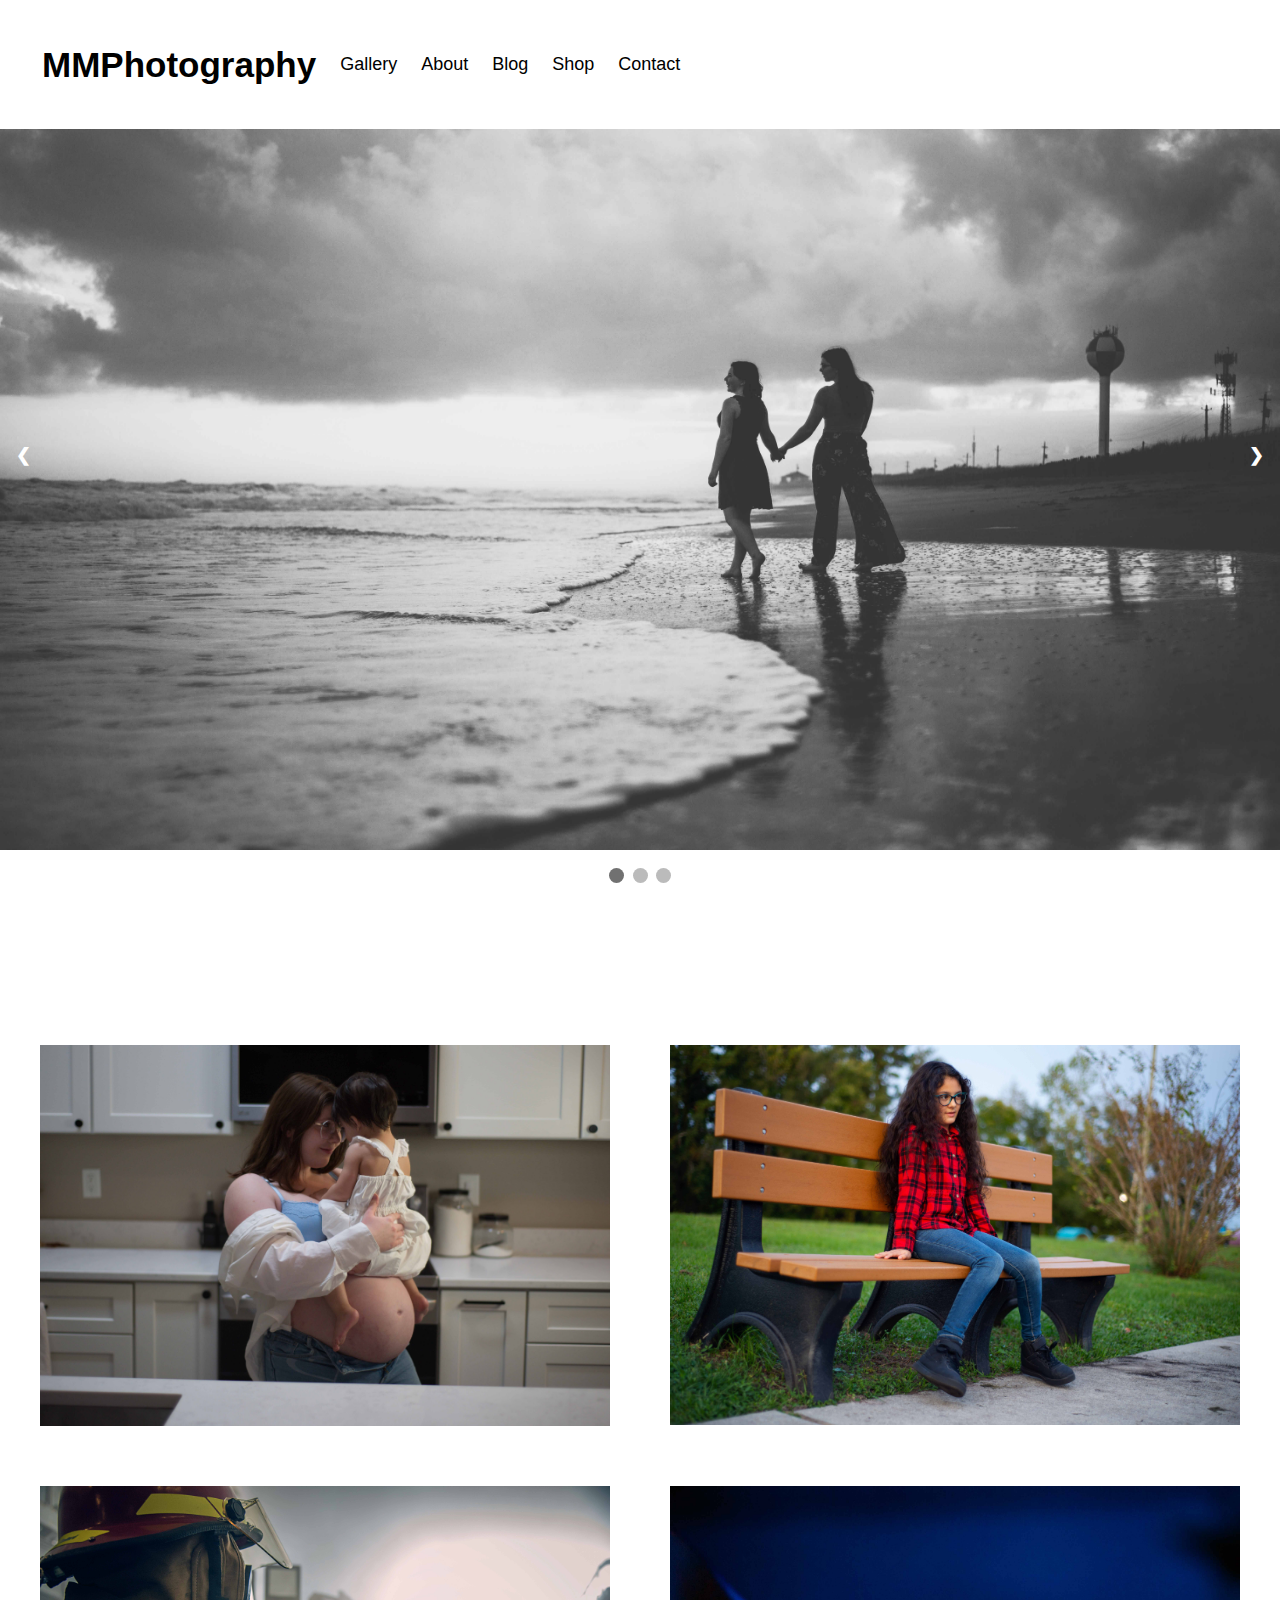
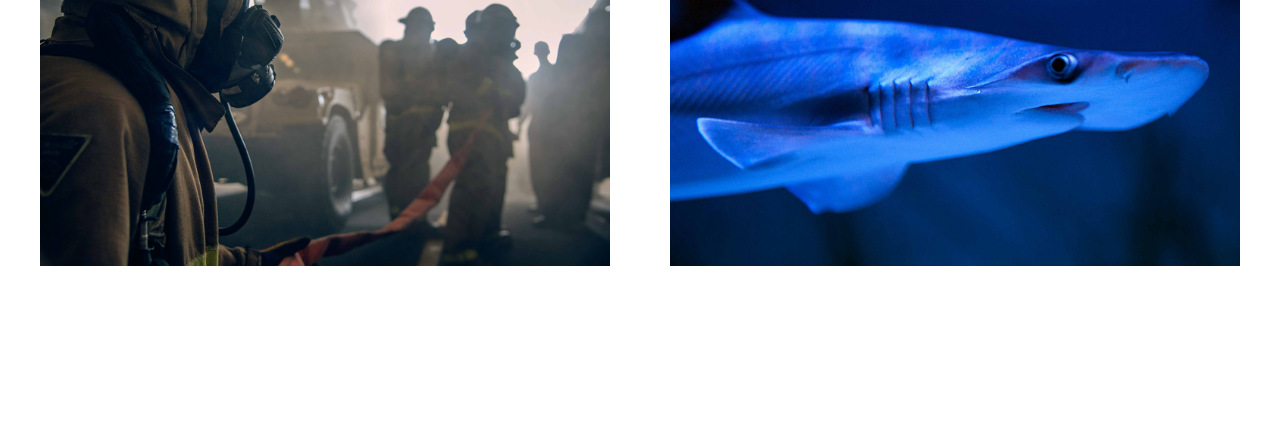
<file: index.html>
<!DOCTYPE html>
<html>
<head>
  <title>MMPhotography</title>
  <link rel="stylesheet" href="styles.css">
</head>
<style>
* {box-sizing: border-box}
body {font-family: Verdana, sans-serif; margin:0}
.mySlides {display: none}
img {vertical-align: middle;}

.slideshow-container {
  margin: 20px;
  width: auto;
  height: 50%;
  background-position: center;
  background-repeat: no-repeat;
  background-size: cover;
  position: relative;
}

.prev, .next {
  cursor: pointer;
  position: absolute;
  top: 50%;
  width: auto;
  padding: 16px;
  margin-top: -22px;
  color: white;
  font-weight: bold;
  font-size: 18px;
  transition: 0.6s ease;
  border-radius: 0 3px 3px 0;
  user-select: none;
}

.next {
  right: 0;
  border-radius: 3px 0 0 3px;
}

.prev:hover, .next:hover {
  background-color: rgba(0,0,0,0.8);
}

.dot {
  cursor: pointer;
  height: 15px;
  width: 15px;
  margin: 0 2px;
  background-color: #bbb;
  border-radius: 50%;
  display: inline-block;
  transition: background-color 0.6s ease;
}

.active, .dot:hover {
  background-color: #717171;
}

.fade {
  animation-name: fade;
  animation-duration: 1.5s;
}

@keyframes fade {
  from {opacity: .4} 
  to {opacity: 1}
}

@media only screen and (max-width: 300px) {
  .prev, .next,.text {font-size: 11px}
}
.container2 {
  display: grid;
  grid-template-columns: auto auto;
  background-color: white;
  padding: 10px;
}
.container2 > div {
  background-color: white;
  padding: 30px;
}

.space {
  background: white;
  height: 100px;
  width: 100%;
}

</style>  
<body>

<div class="slideshow-container">
  <div class="topnav">
    <a href="index.html" class="logo">MMPhotography</a>
    <a href="photogallery.html">Gallery</a>
    <a href="about.html">About</a>
    <a href="blog.html">Blog</a>
    <a href="shop.html">Shop</a>
    <a href="contact.html">Contact</a>
  </div>
</div>
  
<div class="mySlides fade">
  <img src="banner1.jpg" style="width:100%">
</div>

<div class="mySlides fade">
  <img src="banner2.jpg" style="width:100%">
</div>

<div class="mySlides fade">
  <img src="banner3.jpg" style="width:100%">
</div>

<a class="prev" onclick="plusSlides(-1)">❮</a>
<a class="next" onclick="plusSlides(1)">❯</a>

</div>
<br>

<div style="text-align:center">
  <span class="dot" onclick="currentSlide(1)"></span> 
  <span class="dot" onclick="currentSlide(2)"></span> 
  <span class="dot" onclick="currentSlide(3)"></span> 
</div>

<script>
let slideIndex = 1;
showSlides(slideIndex);

function plusSlides(n) {
  showSlides(slideIndex += n);
}

function currentSlide(n) {
  showSlides(slideIndex = n);
}

function showSlides(n) {
  let i;
  let slides = document.getElementsByClassName("mySlides");
  let dots = document.getElementsByClassName("dot");
  if (n > slides.length) {slideIndex = 1}    
  if (n < 1) {slideIndex = slides.length}
  for (i = 0; i < slides.length; i++) {
    slides[i].style.display = "none";  
  }
  for (i = 0; i < dots.length; i++) {
    dots[i].className = dots[i].className.replace(" active", "");
  }
  slides[slideIndex-1].style.display = "block";  
  dots[slideIndex-1].className += " active";
}
</script>
  
<div class="space"></div><br>

<div class="container2">
  <div><a href="family.html" ><img src="family.jpg" style="width:100%"></a></div>
  <div><a href="kids.html" ><img src="kids.jpg" style="width:100%"></a></div>
  <div><a href="military.html" ><img src="military.jpg" style="width:100%"></a></div>
  <div><a href="animals.html" ><img src="animal.jpg" style="width:100%"></a></div>
</div>
  
<div class="space"></div><br>
  
</body> 
  
</html>
</file>
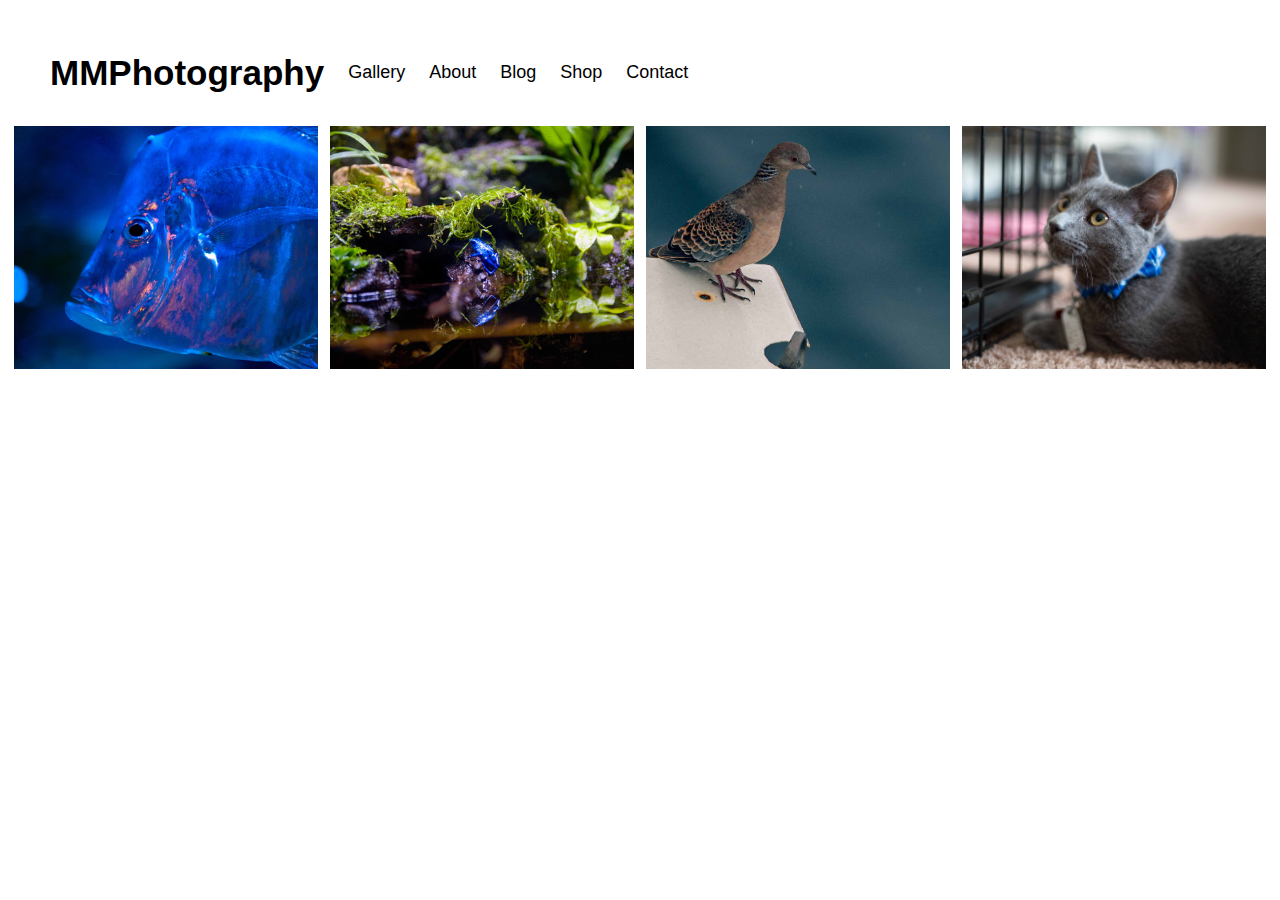
<file: animals.html>
<!DOCTYPE html>
<html>
<head>
  <title>Gallery-Animals</title>
  <link rel="stylesheet" href="styles.css">
</head>
<style>
div.gallery {
  border: 1px;
}
div.gallery:hover {
  border: 1px;
}
div.gallery img {
  width: 100%;
  height: auto;
}
* {
  box-sizing: border-box;
}
.responsive {
  padding: 0 6px;
  float: left;
  width: 24.99999%;
}
@media only screen and (max-width: 700px) {
  .responsive {
    width: 49.99999%;
    margin: 6px 0;
  }
}
@media only screen and (max-width: 500px) {
  .responsive {
    width: 100%;
  }
}
.clearfix:after {
  content: "";
  display: table;
  clear: both;
}
  
.space {
  background: white;
  height: 100px;
  width: 100%;
}
  
</style>
<body>
  
<div class="container">
  <div class="topnav">
    <a href="index.html" class="logo">MMPhotography</a>
    <a href="photogallery.html">Gallery</a>
    <a href="about.html">About</a>
    <a href="blog.html">Blog</a>
    <a href="shop.html">Shop</a>
    <a href="contact.html">Contact</a>
  </div>
</div>

<div class="space"></div><br> 

<div class="responsive">
  <div class="gallery">
    <a target="_blank" href="animals1.jpg">
      <img src="animals1.jpg" width="600" height="400">
    </a>
  </div>
</div>

<div class="responsive">
  <div class="gallery">
    <a target="_blank" href="animals2.jpg">
      <img src="animals2.jpg" width="600" height="400">
    </a>
  </div>
</div>

<div class="responsive">
  <div class="gallery">
    <a target="_blank" href="animals3.jpg">
      <img src="animals3.jpg" width="600" height="400">
    </a>
  </div>
</div>

<div class="responsive">
  <div class="gallery">
    <a target="_blank" href="animals4.jpg">
      <img src="animals4.jpg" width="600" height="400">
    </a>
  </div>
</div>

<div class="space"></div><br> 
  
</body>
  
</html>
</file>
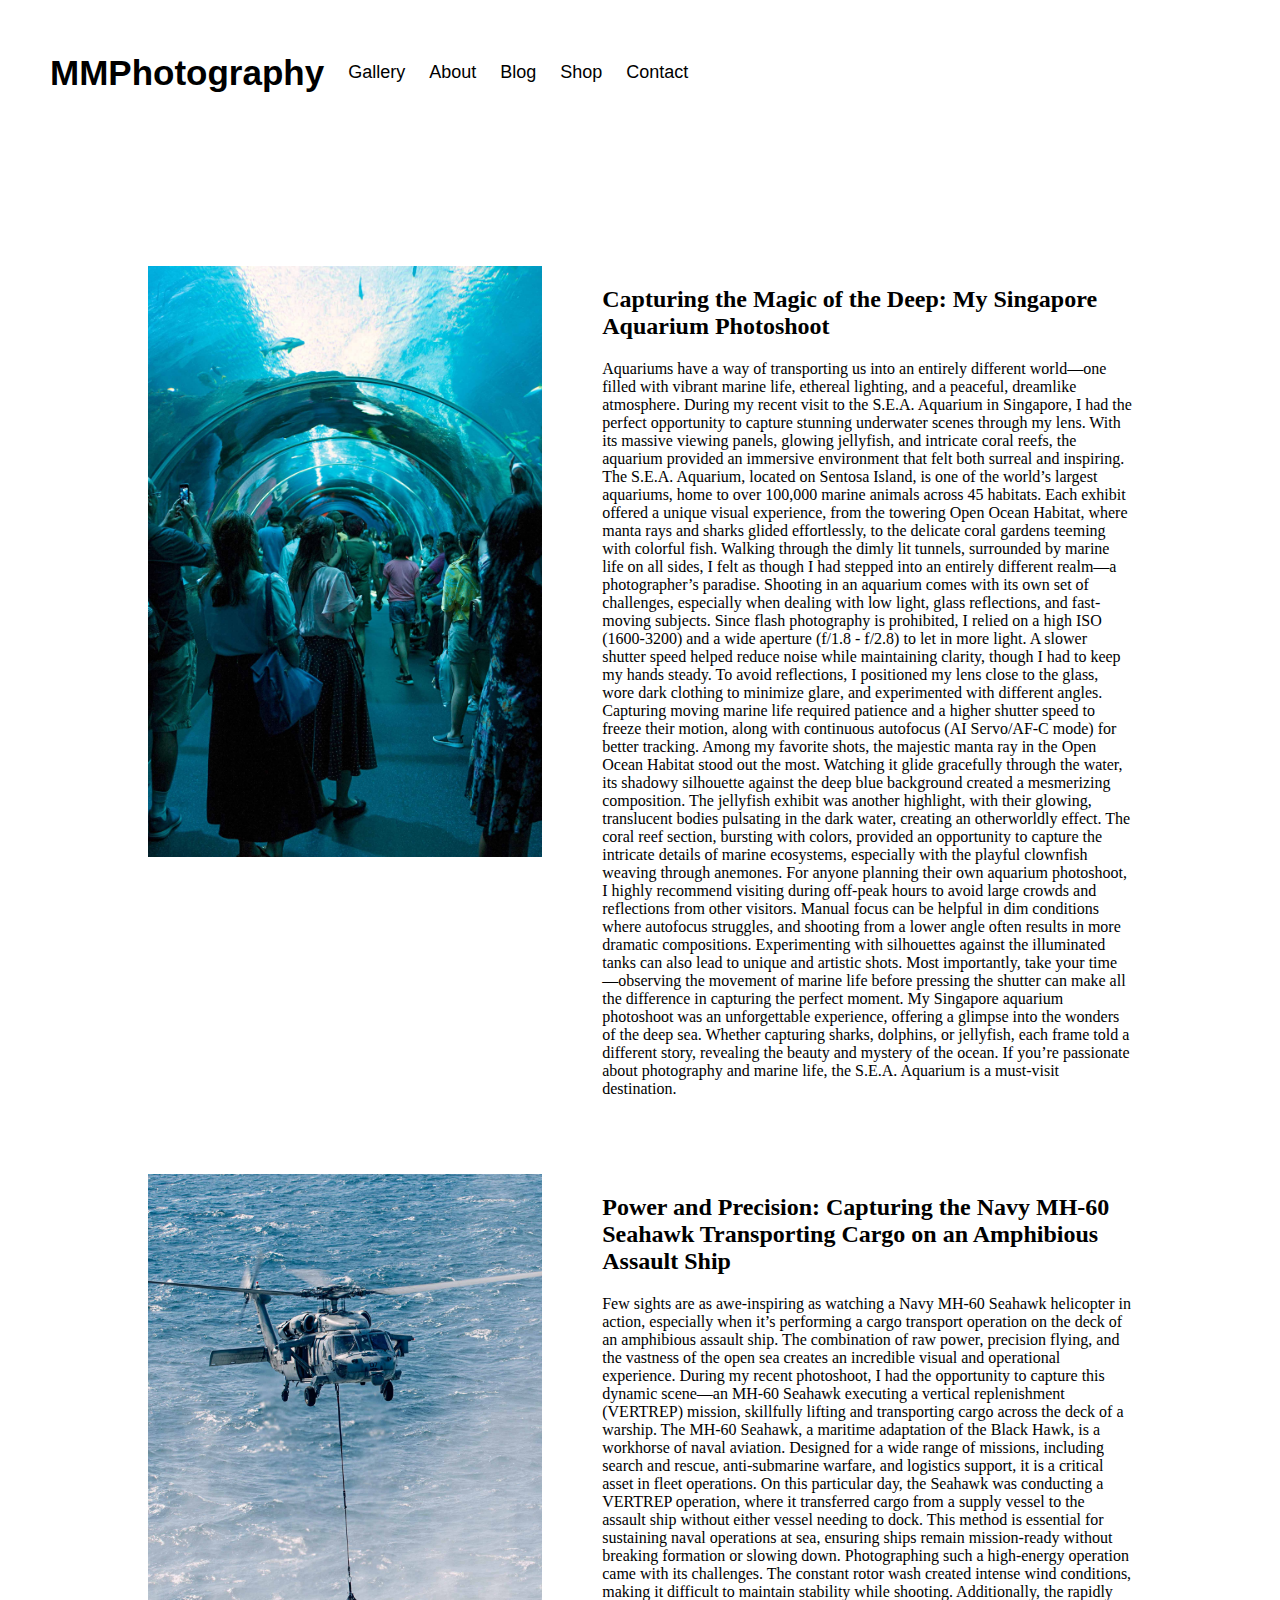
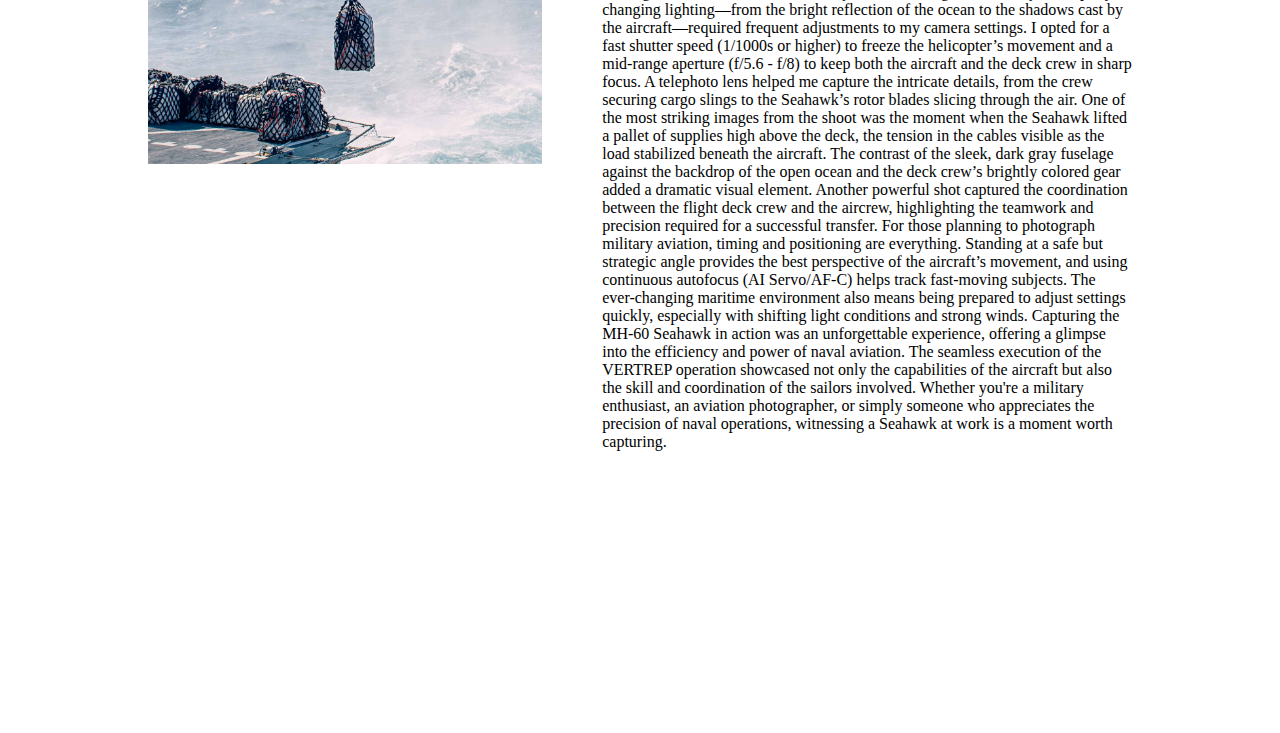
<file: blog.html>
<!DOCTYPE html>
<html>
<head>
  <title>Blog-MMPhotography</title>
  <link rel="stylesheet" href="styles.css">
</head>
<style>
.container2 {
  display: grid;
  grid-template-columns: auto auto;
  background-color: white;
  padding: 10px;
  margin: 100px;
}
.container2 > div {
  background-color: white;
  padding: 30px;
}
.space {
  background: white;
  height: 100px;
  width: 100%;
}
</style>  
<body>
  
<div class="container">
  <div class="topnav">
    <a href="index.html" class="logo">MMPhotography</a>
    <a href="photogallery.html">Gallery</a>
    <a href="about.html">About</a>
    <a href="blog.html">Blog</a>
    <a href="shop.html">Shop</a>
    <a href="contact.html">Contact</a>
  </div>
</div>

<div class="space"></div><br> 

<div class="container2">
  <div><img src="blog1.jpg" style="width:100%"></div>
  <div><h2>Capturing the Magic of the Deep: My Singapore Aquarium Photoshoot</h2><p>Aquariums have a way of transporting us into an entirely different world—one filled with vibrant marine life, ethereal lighting, and a peaceful, dreamlike atmosphere. During my recent visit to the S.E.A. Aquarium in Singapore, I had the perfect opportunity to capture stunning underwater scenes through my lens. With its massive viewing panels, glowing jellyfish, and intricate coral reefs, the aquarium provided an immersive environment that felt both surreal and inspiring.

The S.E.A. Aquarium, located on Sentosa Island, is one of the world’s largest aquariums, home to over 100,000 marine animals across 45 habitats. Each exhibit offered a unique visual experience, from the towering Open Ocean Habitat, where manta rays and sharks glided effortlessly, to the delicate coral gardens teeming with colorful fish. Walking through the dimly lit tunnels, surrounded by marine life on all sides, I felt as though I had stepped into an entirely different realm—a photographer’s paradise.

Shooting in an aquarium comes with its own set of challenges, especially when dealing with low light, glass reflections, and fast-moving subjects. Since flash photography is prohibited, I relied on a high ISO (1600-3200) and a wide aperture (f/1.8 - f/2.8) to let in more light. A slower shutter speed helped reduce noise while maintaining clarity, though I had to keep my hands steady. To avoid reflections, I positioned my lens close to the glass, wore dark clothing to minimize glare, and experimented with different angles. Capturing moving marine life required patience and a higher shutter speed to freeze their motion, along with continuous autofocus (AI Servo/AF-C mode) for better tracking.

Among my favorite shots, the majestic manta ray in the Open Ocean Habitat stood out the most. Watching it glide gracefully through the water, its shadowy silhouette against the deep blue background created a mesmerizing composition. The jellyfish exhibit was another highlight, with their glowing, translucent bodies pulsating in the dark water, creating an otherworldly effect. The coral reef section, bursting with colors, provided an opportunity to capture the intricate details of marine ecosystems, especially with the playful clownfish weaving through anemones.

For anyone planning their own aquarium photoshoot, I highly recommend visiting during off-peak hours to avoid large crowds and reflections from other visitors. Manual focus can be helpful in dim conditions where autofocus struggles, and shooting from a lower angle often results in more dramatic compositions. Experimenting with silhouettes against the illuminated tanks can also lead to unique and artistic shots. Most importantly, take your time—observing the movement of marine life before pressing the shutter can make all the difference in capturing the perfect moment.

My Singapore aquarium photoshoot was an unforgettable experience, offering a glimpse into the wonders of the deep sea. Whether capturing sharks, dolphins, or jellyfish, each frame told a different story, revealing the beauty and mystery of the ocean. If you’re passionate about photography and marine life, the S.E.A. Aquarium is a must-visit destination.</p></div>
  <div><img src="blog2.jpg" style="width:100%"></div>
  <div><h2>Power and Precision: Capturing the Navy MH-60 Seahawk Transporting Cargo on an Amphibious Assault Ship</h2><p>Few sights are as awe-inspiring as watching a Navy MH-60 Seahawk helicopter in action, especially when it’s performing a cargo transport operation on the deck of an amphibious assault ship. The combination of raw power, precision flying, and the vastness of the open sea creates an incredible visual and operational experience. During my recent photoshoot, I had the opportunity to capture this dynamic scene—an MH-60 Seahawk executing a vertical replenishment (VERTREP) mission, skillfully lifting and transporting cargo across the deck of a warship.

The MH-60 Seahawk, a maritime adaptation of the Black Hawk, is a workhorse of naval aviation. Designed for a wide range of missions, including search and rescue, anti-submarine warfare, and logistics support, it is a critical asset in fleet operations. On this particular day, the Seahawk was conducting a VERTREP operation, where it transferred cargo from a supply vessel to the assault ship without either vessel needing to dock. This method is essential for sustaining naval operations at sea, ensuring ships remain mission-ready without breaking formation or slowing down.

Photographing such a high-energy operation came with its challenges. The constant rotor wash created intense wind conditions, making it difficult to maintain stability while shooting. Additionally, the rapidly changing lighting—from the bright reflection of the ocean to the shadows cast by the aircraft—required frequent adjustments to my camera settings. I opted for a fast shutter speed (1/1000s or higher) to freeze the helicopter’s movement and a mid-range aperture (f/5.6 - f/8) to keep both the aircraft and the deck crew in sharp focus. A telephoto lens helped me capture the intricate details, from the crew securing cargo slings to the Seahawk’s rotor blades slicing through the air.

One of the most striking images from the shoot was the moment when the Seahawk lifted a pallet of supplies high above the deck, the tension in the cables visible as the load stabilized beneath the aircraft. The contrast of the sleek, dark gray fuselage against the backdrop of the open ocean and the deck crew’s brightly colored gear added a dramatic visual element. Another powerful shot captured the coordination between the flight deck crew and the aircrew, highlighting the teamwork and precision required for a successful transfer.

For those planning to photograph military aviation, timing and positioning are everything. Standing at a safe but strategic angle provides the best perspective of the aircraft’s movement, and using continuous autofocus (AI Servo/AF-C) helps track fast-moving subjects. The ever-changing maritime environment also means being prepared to adjust settings quickly, especially with shifting light conditions and strong winds.

Capturing the MH-60 Seahawk in action was an unforgettable experience, offering a glimpse into the efficiency and power of naval aviation. The seamless execution of the VERTREP operation showcased not only the capabilities of the aircraft but also the skill and coordination of the sailors involved. Whether you're a military enthusiast, an aviation photographer, or simply someone who appreciates the precision of naval operations, witnessing a Seahawk at work is a moment worth capturing.</p></div>
</div>

<div class="space"></div><br> 
  
</body>
  
</html>
</file>
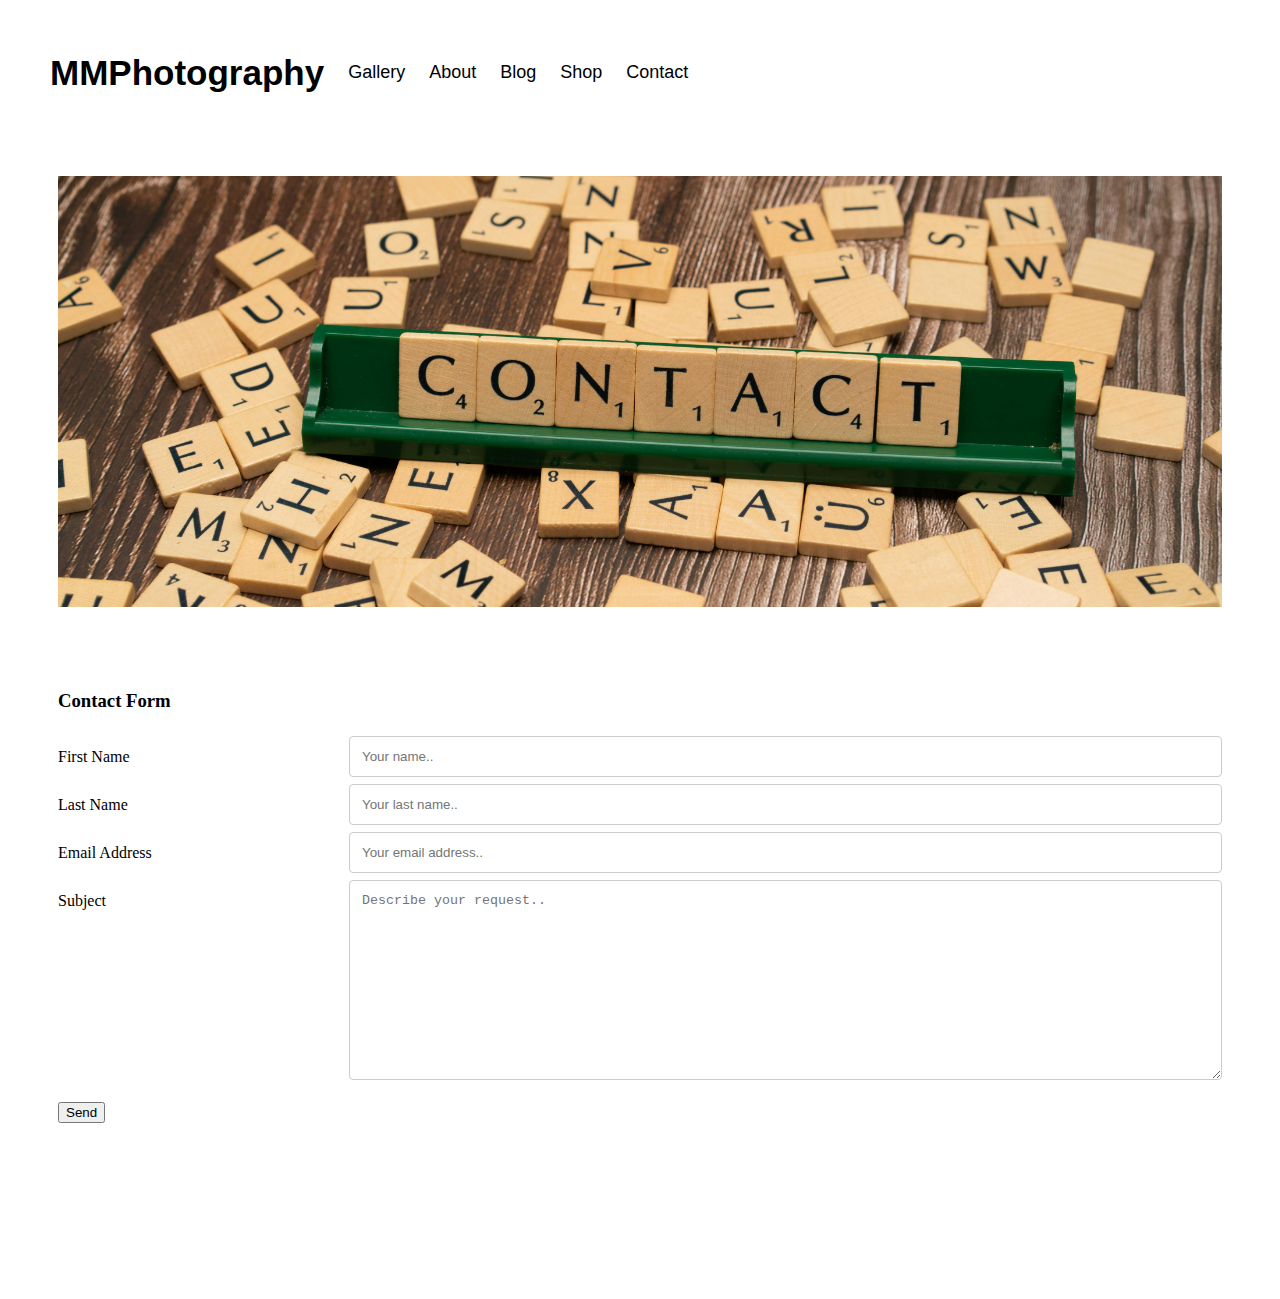
<file: contact.html>
<!DOCTYPE html>
<html>
<head>
  <title>Contact-MMPhotography</title>
  <link rel="stylesheet" href="styles.css">
</head>
<style>
* {
  box-sizing: border-box;
}

input[type=text], select, textarea {
  width: 100%;
  padding: 12px;
  border: 1px solid #ccc;
  border-radius: 4px;
  resize: vertical;
}

label {
  padding: 12px 12px 12px 0;
  display: inline-block;
}

input[type=submit] {
  background-color: #04AA6D;
  color: white;
  padding: 12px 20px;
  border: none;
  border-radius: 4px;
  cursor: pointer;
  float: right;
}

input[type=submit]:hover {
  background-color: #45a049;
}
.container2 {
  border-radius: 5px;
  background-color: white;
  padding: 20px;
}

.container2 > div {
  background-color: white;
  padding: 30px;
}

.col-25 {
  float: left;
  width: 25%;
  margin-top: 6px;
}

.col-75 {
  float: left;
  width: 75%;
  margin-top: 6px;
}

.row::after {
  content: "";
  display: table;
  clear: both;
}

@media screen and (max-width: 600px) {
  .col-25, .col-75, input[type=submit] {
    width: 100%;
    margin-top: 0;
  }
}
.space {
    background: white;
    height: 100px;
    width: 100%;
</style>
<body>
  
<div class="container">
  <div class="topnav">
    <a href="index.html" class="logo">MMPhotography</a>
    <a href="photogallery.html">Gallery</a>
    <a href="about.html">About</a>
    <a href="blog.html">Blog</a>
    <a href="shop.html">Shop</a>
    <a href="contact.html">Contact</a>
  </div>
</div>

<div class="space"></div><br>

<div class="container2">
  <div><img src="contact.jpg" style="width:100%"></div>
  <div><h3>Contact Form</h3><form name="contact" netlify>
    <div class="row">
      <div class="col-25">
        <label for="fname">First Name</label>
      </div>
    <div class="col-75">
      <input type="text" id="fname" name="firstname" placeholder="Your name..">
    </div>
    </div>
    <div class="row">
    <div class="col-25">
      <label for="lname">Last Name</label>
    </div>
    <div class="col-75">
      <input type="text" id="lname" name="lastname" placeholder="Your last name..">
    </div>
  </div>
  <div class="row">
    <div class="col-25">
      <label for="email">Email Address</label>
    </div>
    <div class="col-75">
      <input type="text" id="email" name="emailaddress" placeholder="Your email address..">
    </div>
  </div>
  <div class="row">
    <div class="col-25">
      <label for="subject">Subject</label>
    </div>
    <div class="col-75">
      <textarea id="subject" name="subject" placeholder="Describe your request.." style="height:200px"></textarea>
    </div>
  </div>
  <br>
  <div class="row">
    <button type="submit">Send</button>
  </div>
  </form>
</div>
</div>

<div class="space"></div><br>

</body>
  
</html>
</file>
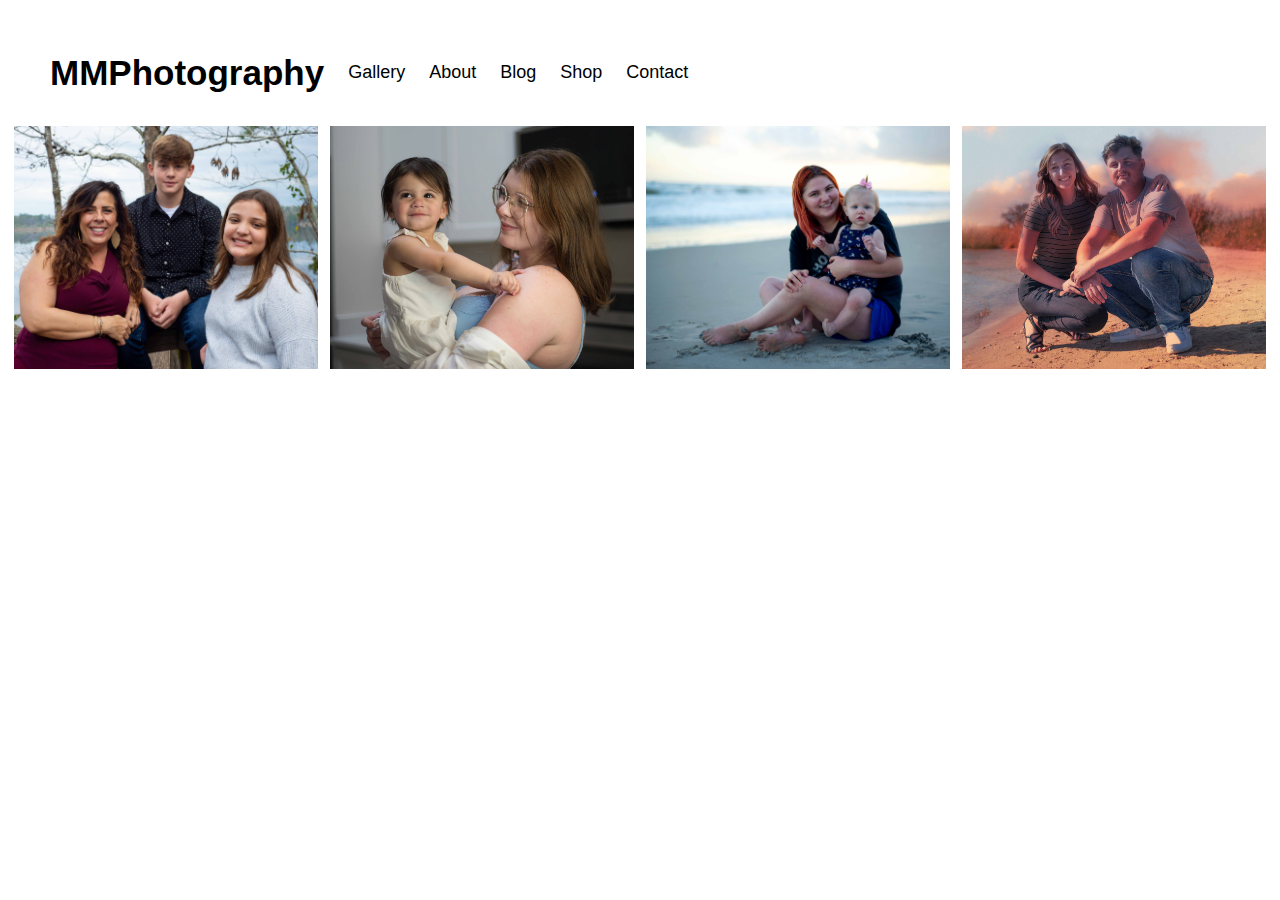
<file: family.html>
<!DOCTYPE html>
<html>
<head>
  <title>Gallery-Family</title>
  <link rel="stylesheet" href="styles.css">
</head>
<style>
div.gallery {
  border: 1px;
}
div.gallery:hover {
  border: 1px;
}
div.gallery img {
  width: 100%;
  height: auto;
}
* {
  box-sizing: border-box;
}
.responsive {
  padding: 0 6px;
  float: left;
  width: 24.99999%;
}
@media only screen and (max-width: 700px) {
  .responsive {
    width: 49.99999%;
    margin: 6px 0;
  }
}
@media only screen and (max-width: 500px) {
  .responsive {
    width: 100%;
  }
}
.clearfix:after {
  content: "";
  display: table;
  clear: both;
}
  
.space {
  background: white;
  height: 100px;
  width: 100%;
}  
</style>
<body>
  
<div class="container">
  <div class="topnav">
    <a href="index.html" class="logo">MMPhotography</a>
    <a href="photogallery.html">Gallery</a>
    <a href="about.html">About</a>
    <a href="blog.html">Blog</a>
    <a href="shop.html">Shop</a>
    <a href="contact.html">Contact</a>
  </div>
</div>

<div class="space"></div><br> 

<div class="responsive">
  <div class="gallery">
    <a target="_blank" href="family1.jpg">
      <img src="family1.jpg" width="600" height="400">
    </a>
  </div>
</div>

<div class="responsive">
  <div class="gallery">
    <a target="_blank" href="family2.jpg">
      <img src="family2.jpg" width="600" height="400">
    </a>
  </div>
</div>

<div class="responsive">
  <div class="gallery">
    <a target="_blank" href="family3.jpg">
      <img src="family3.jpg" width="600" height="400">
    </a>
  </div>
</div>

<div class="responsive">
  <div class="gallery">
    <a target="_blank" href="family4.jpg">
      <img src="family4.jpg" width="600" height="400">
    </a>
  </div>
</div>

<div class="space"></div><br> 
  
</body>
  
</html>
</file>
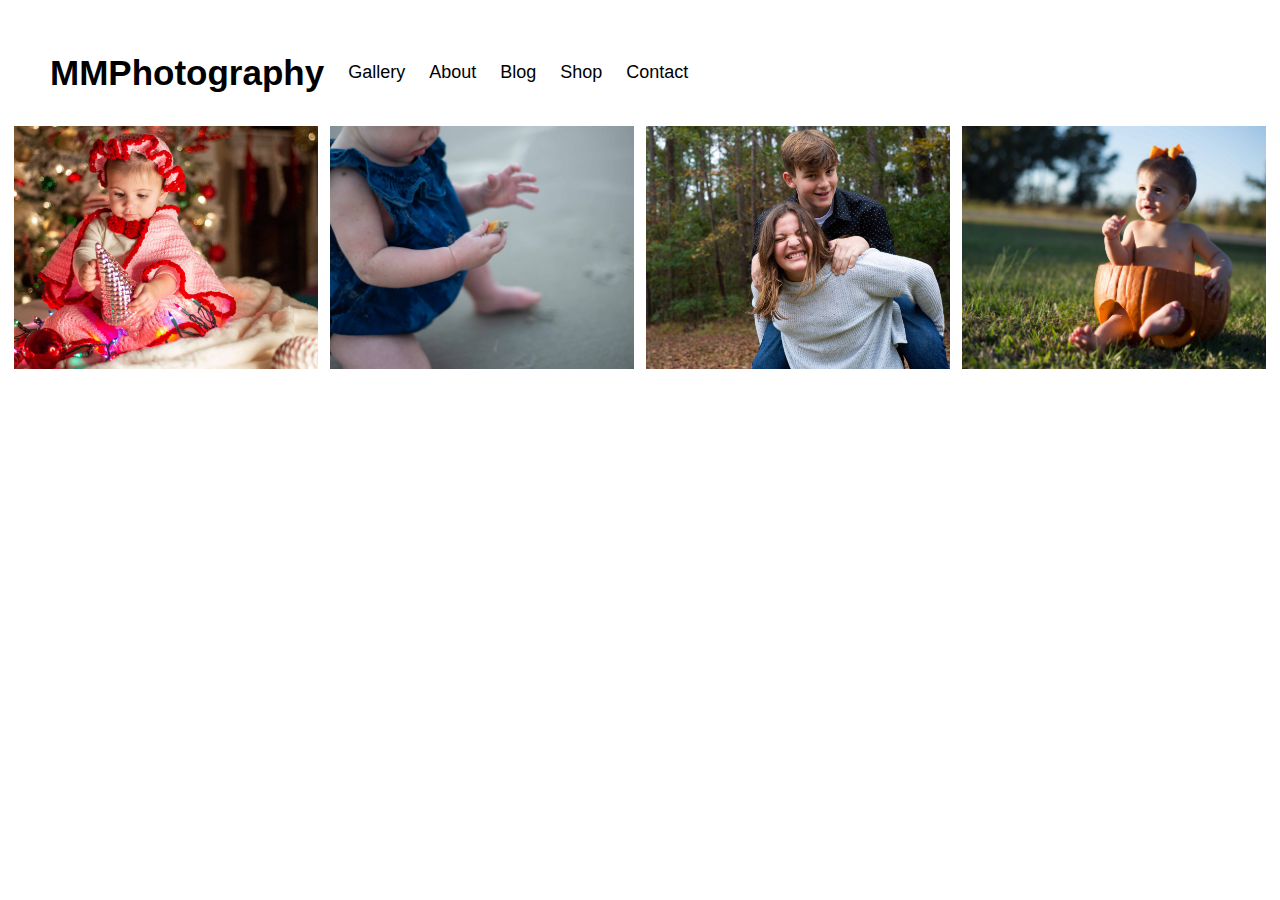
<file: kids.html>
<!DOCTYPE html>
<html>
<head>
  <title>Gallery-Kids</title>
  <link rel="stylesheet" href="styles.css">
</head>
<style>
div.gallery {
  border: 1px;
}
div.gallery:hover {
  border: 1px;
}
div.gallery img {
  width: 100%;
  height: auto;
}
* {
  box-sizing: border-box;
}
.responsive {
  padding: 0 6px;
  float: left;
  width: 24.99999%;
}
@media only screen and (max-width: 700px) {
  .responsive {
    width: 49.99999%;
    margin: 6px 0;
  }
}
@media only screen and (max-width: 500px) {
  .responsive {
    width: 100%;
  }
}
.clearfix:after {
  content: "";
  display: table;
  clear: both;
}
  
.space {
  background: white;
  height: 100px;
  width: 100%;
}
</style>
<body>
  
<div class="container">
  <div class="topnav">
    <a href="index.html" class="logo">MMPhotography</a>
    <a href="photogallery.html">Gallery</a>
    <a href="about.html">About</a>
    <a href="blog.html">Blog</a>
    <a href="shop.html">Shop</a>
    <a href="contact.html">Contact</a>
  </div>
</div>

<div class="space"></div><br> 

<div class="responsive">
  <div class="gallery">
    <a target="_blank" href="kids1.jpg">
      <img src="kids1.jpg" width="600" height="400">
    </a>
  </div>
</div>

<div class="responsive">
  <div class="gallery">
    <a target="_blank" href="kids2.jpg">
      <img src="kids2.jpg" width="600" height="400">
    </a>
  </div>
</div>

<div class="responsive">
  <div class="gallery">
    <a target="_blank" href="kids3.jpg">
      <img src="kids3.jpg" width="600" height="400">
    </a>
  </div>
</div>

<div class="responsive">
  <div class="gallery">
    <a target="_blank" href="kids4.jpg">
      <img src="kids4.jpg" width="600" height="400">
    </a>
  </div>
</div>

<div class="space"></div><br> 
 
</body>
  
</html>
</file>
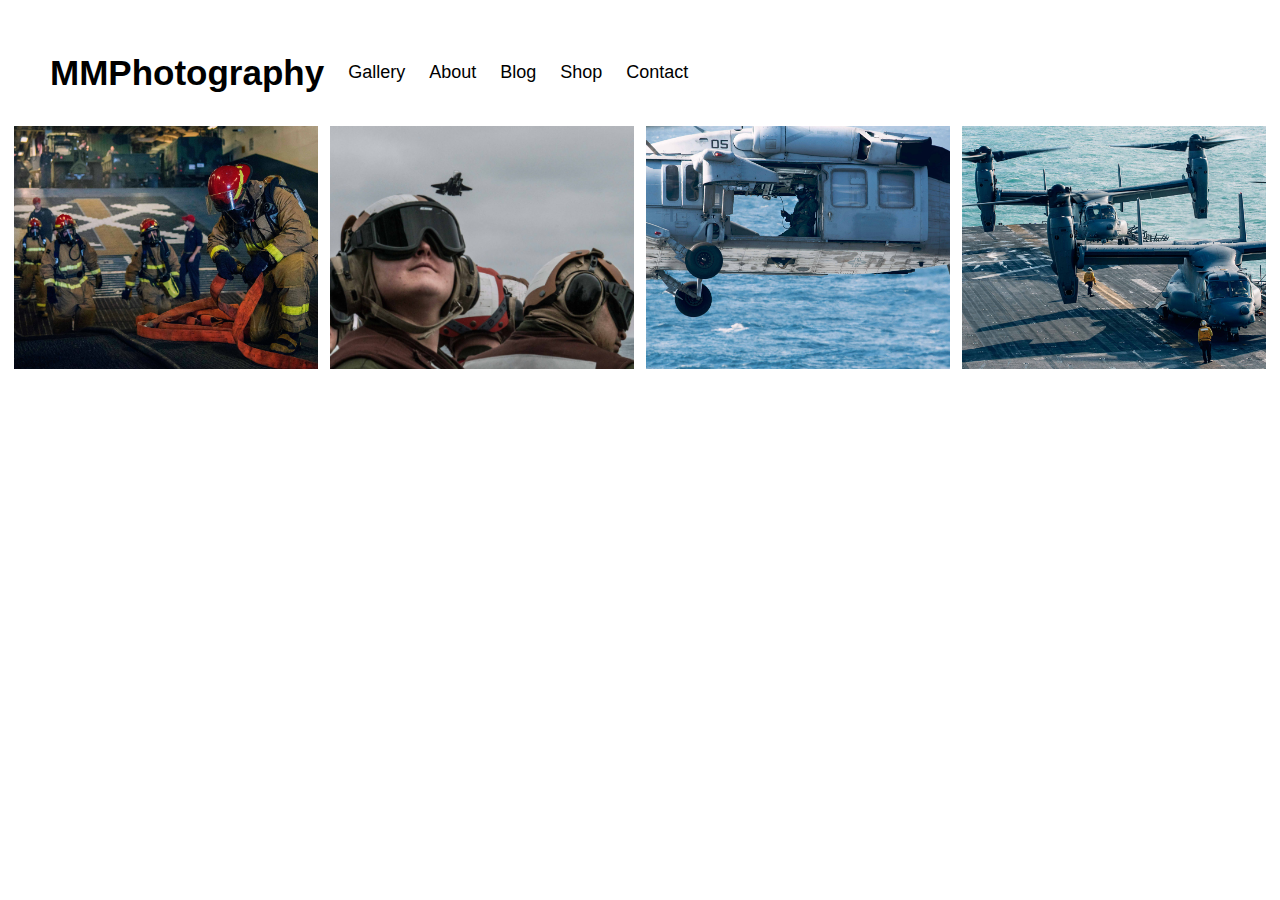
<file: military.html>
<!DOCTYPE html>
<html>
<head>
  <title>Gallery-Military</title>
  <link rel="stylesheet" href="styles.css">
</head>
<style>
div.gallery {
  border: 1px;
}
div.gallery:hover {
  border: 1px;
}
div.gallery img {
  width: 100%;
  height: auto;
}
* {
  box-sizing: border-box;
}
.responsive {
  padding: 0 6px;
  float: left;
  width: 24.99999%;
}
@media only screen and (max-width: 700px) {
  .responsive {
    width: 49.99999%;
    margin: 6px 0;
  }
}
@media only screen and (max-width: 500px) {
  .responsive {
    width: 100%;
  }
}
.clearfix:after {
  content: "";
  display: table;
  clear: both;
}
  
.space {
  background: white;
  height: 100px;
  width: 100%;
}
</style>
<body>
  
<div class="container">
  <div class="topnav">
    <a href="index.html" class="logo">MMPhotography</a>
    <a href="photogallery.html">Gallery</a>
    <a href="about.html">About</a>
    <a href="blog.html">Blog</a>
    <a href="shop.html">Shop</a>
    <a href="contact.html">Contact</a>
  </div>
</div>

<div class="space"></div><br> 

<div class="responsive">
  <div class="gallery">
    <a target="_blank" href="military1.jpg">
      <img src="military1.jpg" width="600" height="400">
    </a>
  </div>
</div>

<div class="responsive">
  <div class="gallery">
    <a target="_blank" href="military2.jpg">
      <img src="military2.jpg" width="600" height="400">
    </a>
  </div>
</div>

<div class="responsive">
  <div class="gallery">
    <a target="_blank" href="military3.jpg">
      <img src="military3.jpg" width="600" height="400">
    </a>
  </div>
</div>

<div class="responsive">
  <div class="gallery">
    <a target="_blank" href="military4.jpg">
      <img src="military4.jpg" width="600" height="400">
    </a>
  </div>
</div>

<div class="space"></div><br> 
 
</body>
  
</html>
</file>
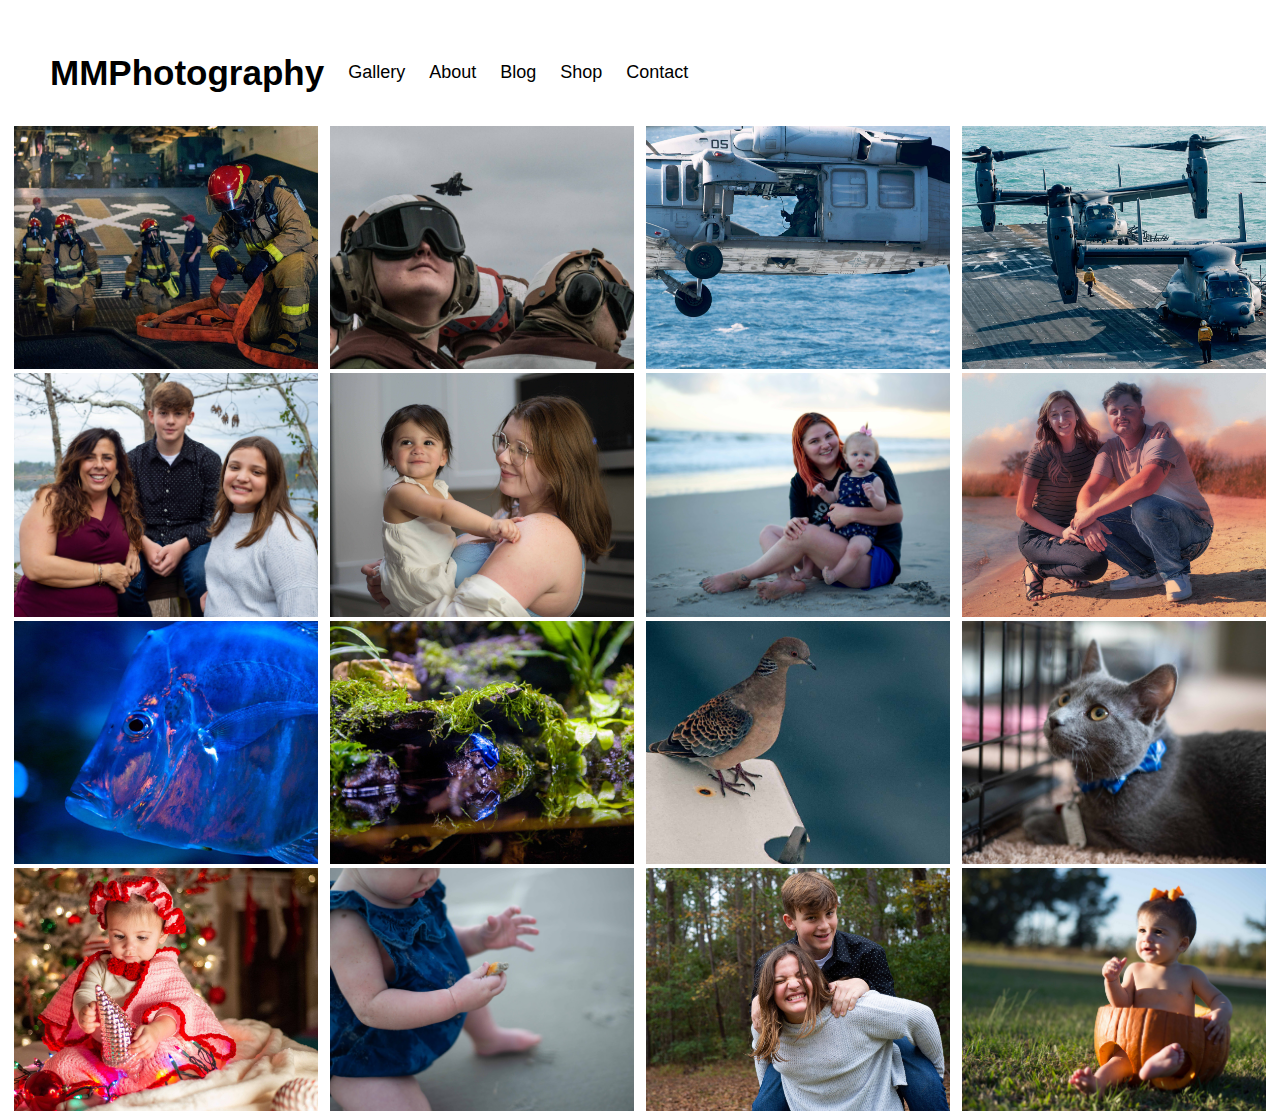
<file: photogallery.html>
<!DOCTYPE html>
<html>
<head>
  <title>Gallery-MMPhotography</title>
  <link rel="stylesheet" href="styles.css">
</head>
<style>
div.gallery {
  border: 1px;
}
div.gallery:hover {
  border: 1px;
}
div.gallery img {
  width: 100%;
  height: auto;
}
* {
  box-sizing: border-box;
}
.responsive {
  padding: 0 6px;
  float: left;
  width: 24.99999%;
}
@media only screen and (max-width: 700px) {
  .responsive {
    width: 49.99999%;
    margin: 6px 0;
  }
}
@media only screen and (max-width: 500px) {
  .responsive {
    width: 100%;
  }
}
.clearfix:after {
  content: "";
  display: table;
  clear: both;
}
  
.space {
  background: white;
  height: 100px;
  width: 100%;
}  
</style>
<body>
  
<div class="container">
  <div class="topnav">
    <a href="index.html" class="logo">MMPhotography</a>
    <a href="photogallery.html">Gallery</a>
    <a href="about.html">About</a>
    <a href="blog.html">Blog</a>
    <a href="shop.html">Shop</a>
    <a href="contact.html">Contact</a>
  </div>
</div>

<div class="space"></div><br> 

<div class="responsive">
  <div class="gallery">
    <a target="_blank" href="military1.jpg">
      <img src="military1.jpg" width="600" height="400">
    </a>
  </div>
</div>

<div class="responsive">
  <div class="gallery">
    <a target="_blank" href="military2.jpg">
      <img src="military2.jpg" width="600" height="400">
    </a>
  </div>
</div>

<div class="responsive">
  <div class="gallery">
    <a target="_blank" href="military3.jpg">
      <img src="military3.jpg" width="600" height="400">
    </a>
  </div>
</div>

<div class="responsive">
  <div class="gallery">
    <a target="_blank" href="military4.jpg">
      <img src="military4.jpg" width="600" height="400">
    </a>
  </div>
</div>


<div class="responsive">
  <div class="gallery">
    <a target="_blank" href="family1.jpg">
      <img src="family1.jpg" width="600" height="400">
    </a>
  </div>
</div>

<div class="responsive">
  <div class="gallery">
    <a target="_blank" href="family2.jpg">
      <img src="family2.jpg" width="600" height="400">
    </a>
  </div>
</div>

<div class="responsive">
  <div class="gallery">
    <a target="_blank" href="family3.jpg">
      <img src="family3.jpg" width="600" height="400">
    </a>
  </div>
</div>

<div class="responsive">
  <div class="gallery">
    <a target="_blank" href="family4.jpg">
      <img src="family4.jpg" width="600" height="400">
    </a>
  </div>
</div>


<div class="responsive">
  <div class="gallery">
    <a target="_blank" href="animals1.jpg">
      <img src="animals1.jpg" width="600" height="400">
    </a>
  </div>
</div>

<div class="responsive">
  <div class="gallery">
    <a target="_blank" href="animals2.jpg">
      <img src="animals2.jpg" width="600" height="400">
    </a>
  </div>
</div>

<div class="responsive">
  <div class="gallery">
    <a target="_blank" href="animals3.jpg">
      <img src="animals3.jpg" width="600" height="400">
    </a>
  </div>
</div>

<div class="responsive">
  <div class="gallery">
    <a target="_blank" href="animals4.jpg">
      <img src="animals4.jpg" width="600" height="400">
    </a>
  </div>
</div>


<div class="responsive">
  <div class="gallery">
    <a target="_blank" href="kids1.jpg">
      <img src="kids1.jpg" width="600" height="400">
    </a>
  </div>
</div>

<div class="responsive">
  <div class="gallery">
    <a target="_blank" href="kids2.jpg">
      <img src="kids2.jpg" width="600" height="400">
    </a>
  </div>
</div>

<div class="responsive">
  <div class="gallery">
    <a target="_blank" href="kids3.jpg">
      <img src="kids3.jpg" width="600" height="400">
    </a>
  </div>
</div>

<div class="responsive">
  <div class="gallery">
    <a target="_blank" href="kids4.jpg">
      <img src="kids4.jpg" width="600" height="400">
    </a>
  </div>
</div>
  
</body>
  
</html>
</file>
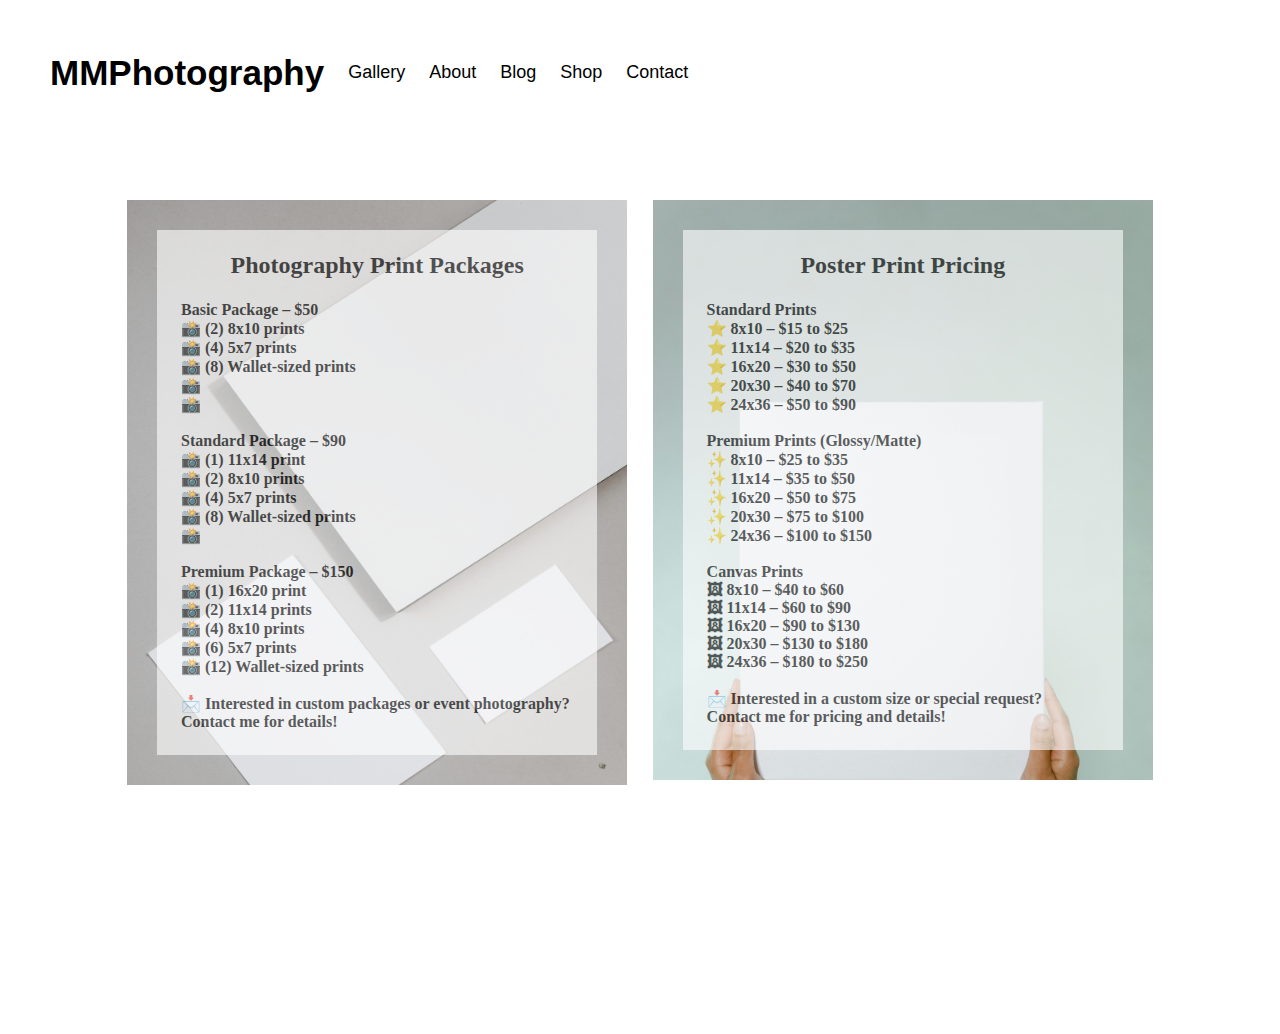
<file: shop.html>
<!DOCTYPE html>
<html>
<head>
  <title>Shop-MMPhotography</title>
  <link rel="stylesheet" href="styles.css">
</head>
<style>
div.background {
  background: url(poster.jpg) no-repeat;
  background-size: 500px 700px;
  border: 2px;
  width: 500px;
  block-size: auto;
  position: absolute;
  top: 100px;
  left: 51%;
  margin-top: 100px;
  margin-right: 20px;
}
div.transbox {
  margin: 30px;
  background-color: #ffffff;
  padding: 2px;
  opacity: 0.6;
}
div.transbox p {
  margin: 5%;
  font-weight: bold;
  color: #000000;
}
div.background2 {
  background: url(prints.jpg) no-repeat;
  background-size: 500px 700px;
  border: 2px;
  width: 500px;
  block-size: auto;
  position: absolute;
  top: 100px;
  right: 51%;
  margin-top: 100px;
  margin-left: 20px;
}
div.transbox2 {
  margin: 30px;
  background-color: #ffffff;
  padding: 2px;
  opacity: 0.6;
}
div.transbox2 p {
  margin: 5%;
  font-weight: bold;
  color: #000000;
}
.space {
  background: white;
  height: 1000px;
  width: 100%;
}
h2 {text-align: center;}
</style>
<body>
  
<div class="container">
  <div class="topnav">
    <a href="index.html" class="logo">MMPhotography</a>
    <a href="photogallery.html">Gallery</a>
    <a href="about.html">About</a>
    <a href="blog.html">Blog</a>
    <a href="shop.html">Shop</a>
    <a href="contact.html">Contact</a>
  </div>
</div>

<div class="background">
  <div class="transbox">
    <h2>Poster Print Pricing</h2>
    <p>
Standard Prints<br>
⭐ 8x10 – $15 to $25<br>
⭐ 11x14 – $20 to $35<br>
⭐ 16x20 – $30 to $50<br>
⭐ 20x30 – $40 to $70<br>
⭐ 24x36 – $50 to $90<br>
<br>
Premium Prints (Glossy/Matte)<br>
✨ 8x10 – $25 to $35<br>
✨ 11x14 – $35 to $50<br>
✨ 16x20 – $50 to $75<br>
✨ 20x30 – $75 to $100<br>
✨ 24x36 – $100 to $150<br>
<br>
Canvas Prints<br>
🖼 8x10 – $40 to $60<br>
🖼 11x14 – $60 to $90<br>
🖼 16x20 – $90 to $130<br>
🖼 20x30 – $130 to $180<br>
🖼 24x36 – $180 to $250<br>
<br>
📩 Interested in a custom size or special request? Contact me for pricing and details!<br>
</p>
  </div>
</div>

<div class="background2">
  <div class="transbox2">
    <h2>Photography Print Packages</h2>
    <p>
Basic Package – $50<br>
📸 (2) 8x10 prints<br>
📸 (4) 5x7 prints<br>
📸 (8) Wallet-sized prints<br>
📸 <br>
📸 <br>
<br>
Standard Package – $90<br>
📸 (1) 11x14 print<br>
📸 (2) 8x10 prints<br>
📸 (4) 5x7 prints<br>
📸 (8) Wallet-sized prints<br>
📸 <br>
<br>
Premium Package – $150<br>
📸 (1) 16x20 print<br>
📸 (2) 11x14 prints<br>
📸 (4) 8x10 prints<br>
📸 (6) 5x7 prints<br>
📸 (12) Wallet-sized prints<br>
<br>
📩 Interested in custom packages or event photography? Contact me for details!<br>
</p>
  </div>
</div>

  </div>
</div>

<div class="space"></div><br> 
  
</body>
  
</html>
</file>
<file: styles.css>
.container {
  position: absolute;
  margin: 20px;
  width: auto;
}

.topnav {
  overflow: hidden;
  padding: 20px 10px;
  font-family: Verdana, sans-serif; 
}
.topnav a {
  float: left;
  color: black;
  text-align: center;
  padding: 12px;
  text-decoration: none;
  font-size: 18px;
  line-height: 25px;
  border-radius: 4px;
}
.topnav a:hover {
  color: gray;
}
.topnav a.logo {
  font-family: 'built_titling', Helvetica, sans-serif;
  font-size: 35px;
  font-weight: bold;
}
</file>
